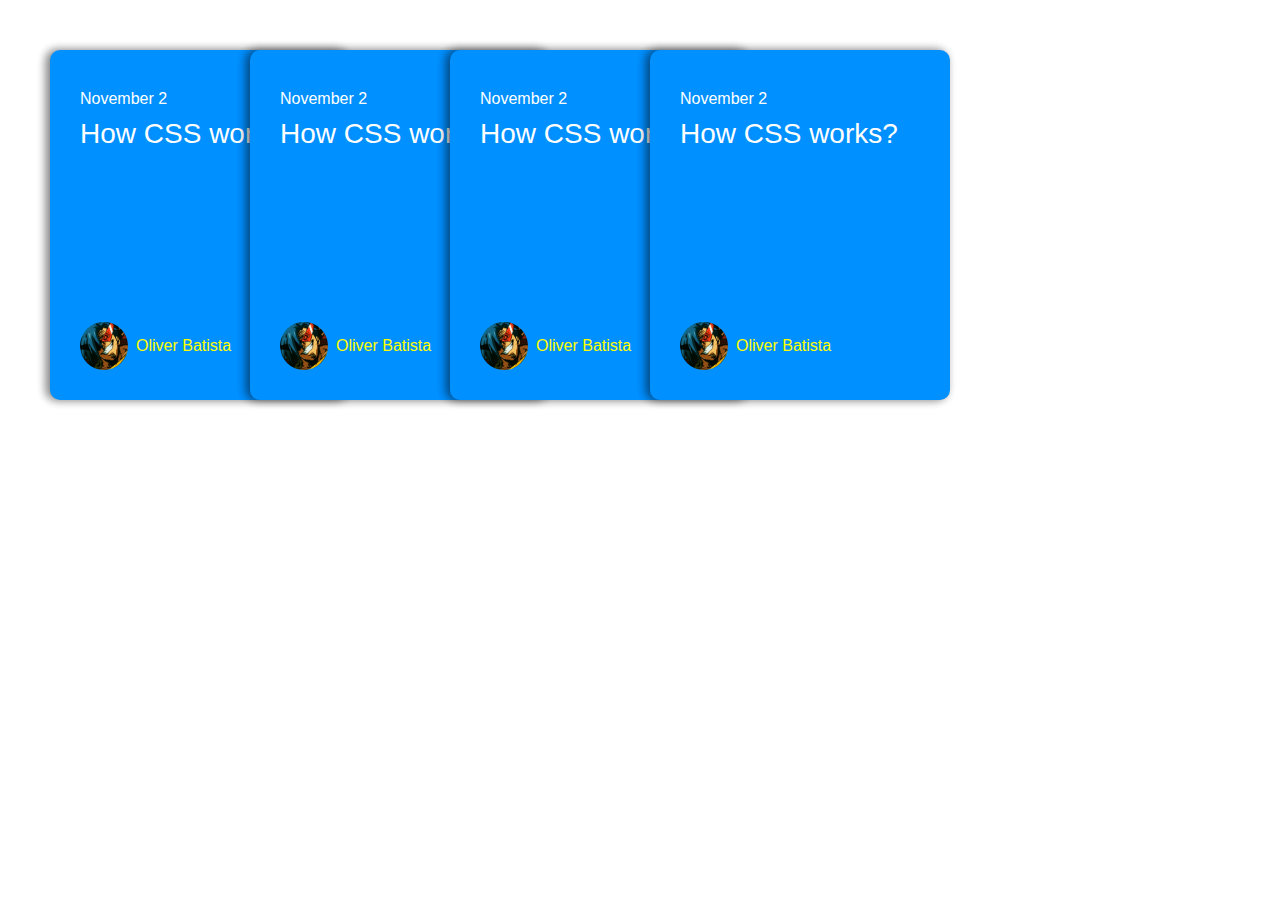
<file: 02. ANIMATED CARDS/index.html>
<!DOCTYPE html>
<html lang="en">
  <head>
    <meta charset="UTF-8" />
    <meta http-equiv="X-UA-Compatible" content="IE=edge" />
    <meta name="viewport" content="width=device-width, initial-scale=1.0" />
    <title>Cards</title>
    <link rel="stylesheet" href="style.css" />
  </head>
  <body>
    <div class="cards">
      <!--CARD 1-->
      <div class="card">
        <div class="header">
          <div class="date">November 2</div>
          <div class="title">How CSS works?</div>
        </div>

        <div class="footer">
          <div class="autor">
            <a href="">
              <img src="profile.jpg" alt="profile photo" />
              <span>Oliver Batista</span>
            </a>
          </div>
        </div>
      </div>
      <!--CARD 2-->
      <div class="card element-2">
        <div class="header">
          <div class="date">November 2</div>
          <div class="title">How CSS works?</div>
        </div>

        <div class="footer">
          <div class="autor">
            <a href="">
              <img src="profile.jpg" alt="profile photo" />
              <span>Oliver Batista</span>
            </a>
          </div>
        </div>
      </div>
      <!--CARD 3-->
      <div class="card element-3">
        <div class="header">
          <div class="date">November 2</div>
          <div class="title">How CSS works?</div>
        </div>

        <div class="footer">
          <div class="autor">
            <a href="">
              <img src="profile.jpg" alt="profile photo" />
              <span>Oliver Batista</span>
            </a>
          </div>
        </div>
      </div>
      <!--CARD 4-->
      <div class="card element-4">
        <div class="header">
          <div class="date">November 2</div>
          <div class="title">How CSS works?</div>
        </div>

        <div class="footer">
          <div class="autor">
            <a href="">
              <img src="profile.jpg" alt="profile photo" />
              <span>Oliver Batista</span>
            </a>
          </div>
        </div>
      </div>
    </div>
  </body>
</html>
</file>
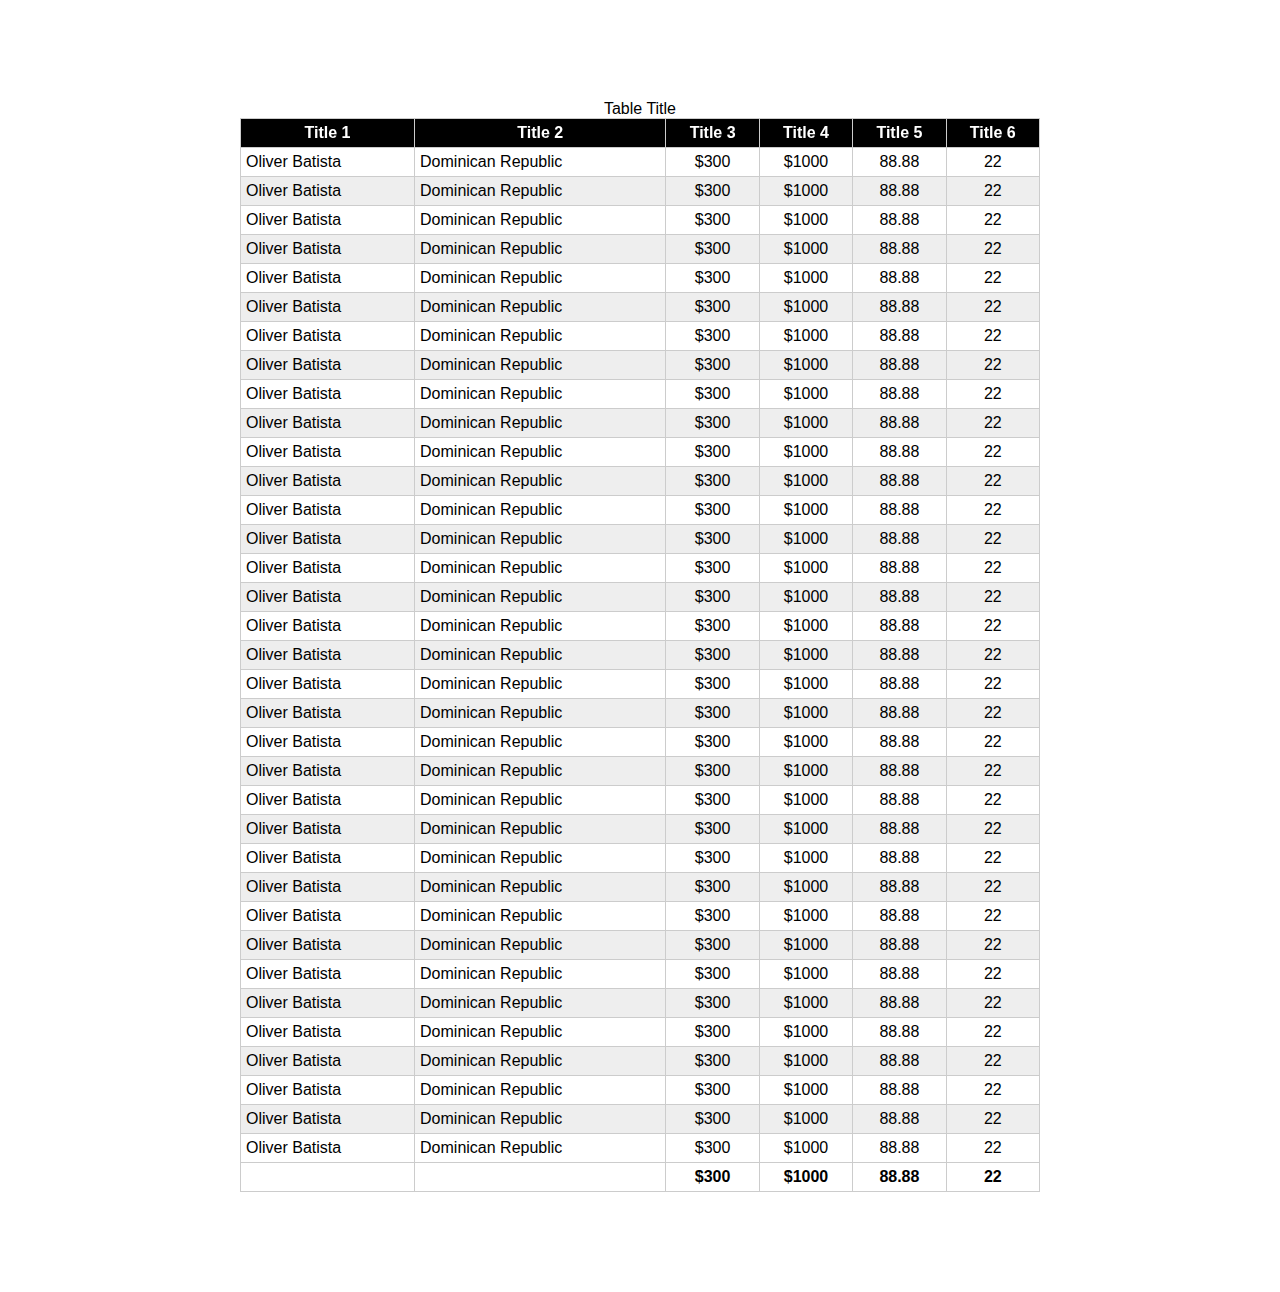
<file: 03. STYLE DATA TABLE/index.html>
<!DOCTYPE html>
<html lang="en">
  <head>
    <meta charset="UTF-8" />
    <meta http-equiv="X-UA-Compatible" content="IE=edge" />
    <meta name="viewport" content="width=device-width, initial-scale=1.0" />
    <title>Table</title>
    <link rel="stylesheet" href="style.css" />
  </head>
  <body>
    <table>
      <caption>
        Table Title
      </caption>
      <thead>
        <tr>
          <th>Title 1</th>
          <th>Title 2</th>
          <th>Title 3</th>
          <th>Title 4</th>
          <th>Title 5</th>
          <th>Title 6</th>
        </tr>
      </thead>

      <tbody>
        <tr>
          <td>Oliver Batista</td>
          <td>Dominican Republic</td>
          <td>$300</td>
          <td>$1000</td>
          <td>88.88</td>
          <td>22</td>
        </tr>
        <tr>
          <td>Oliver Batista</td>
          <td>Dominican Republic</td>
          <td>$300</td>
          <td>$1000</td>
          <td>88.88</td>
          <td>22</td>
        </tr>
        <tr>
          <td>Oliver Batista</td>
          <td>Dominican Republic</td>
          <td>$300</td>
          <td>$1000</td>
          <td>88.88</td>
          <td>22</td>
        </tr>
        <tr>
          <td>Oliver Batista</td>
          <td>Dominican Republic</td>
          <td>$300</td>
          <td>$1000</td>
          <td>88.88</td>
          <td>22</td>
        </tr>
        <tr>
          <td>Oliver Batista</td>
          <td>Dominican Republic</td>
          <td>$300</td>
          <td>$1000</td>
          <td>88.88</td>
          <td>22</td>
        </tr>
        <tr>
          <td>Oliver Batista</td>
          <td>Dominican Republic</td>
          <td>$300</td>
          <td>$1000</td>
          <td>88.88</td>
          <td>22</td>
        </tr>
        <tr>
          <td>Oliver Batista</td>
          <td>Dominican Republic</td>
          <td>$300</td>
          <td>$1000</td>
          <td>88.88</td>
          <td>22</td>
        </tr>
        <tr>
          <td>Oliver Batista</td>
          <td>Dominican Republic</td>
          <td>$300</td>
          <td>$1000</td>
          <td>88.88</td>
          <td>22</td>
        </tr>
        <tr>
          <td>Oliver Batista</td>
          <td>Dominican Republic</td>
          <td>$300</td>
          <td>$1000</td>
          <td>88.88</td>
          <td>22</td>
        </tr>
        <tr>
          <td>Oliver Batista</td>
          <td>Dominican Republic</td>
          <td>$300</td>
          <td>$1000</td>
          <td>88.88</td>
          <td>22</td>
        </tr>
        <tr>
          <td>Oliver Batista</td>
          <td>Dominican Republic</td>
          <td>$300</td>
          <td>$1000</td>
          <td>88.88</td>
          <td>22</td>
        </tr>
        <tr>
          <td>Oliver Batista</td>
          <td>Dominican Republic</td>
          <td>$300</td>
          <td>$1000</td>
          <td>88.88</td>
          <td>22</td>
        </tr>
        <tr>
          <td>Oliver Batista</td>
          <td>Dominican Republic</td>
          <td>$300</td>
          <td>$1000</td>
          <td>88.88</td>
          <td>22</td>
        </tr>
        <tr>
          <td>Oliver Batista</td>
          <td>Dominican Republic</td>
          <td>$300</td>
          <td>$1000</td>
          <td>88.88</td>
          <td>22</td>
        </tr>
        <tr>
          <td>Oliver Batista</td>
          <td>Dominican Republic</td>
          <td>$300</td>
          <td>$1000</td>
          <td>88.88</td>
          <td>22</td>
        </tr>
        <tr>
          <td>Oliver Batista</td>
          <td>Dominican Republic</td>
          <td>$300</td>
          <td>$1000</td>
          <td>88.88</td>
          <td>22</td>
        </tr>
        <tr>
          <td>Oliver Batista</td>
          <td>Dominican Republic</td>
          <td>$300</td>
          <td>$1000</td>
          <td>88.88</td>
          <td>22</td>
        </tr>
        <tr>
          <td>Oliver Batista</td>
          <td>Dominican Republic</td>
          <td>$300</td>
          <td>$1000</td>
          <td>88.88</td>
          <td>22</td>
        </tr>
        <tr>
          <td>Oliver Batista</td>
          <td>Dominican Republic</td>
          <td>$300</td>
          <td>$1000</td>
          <td>88.88</td>
          <td>22</td>
        </tr>
        <tr>
          <td>Oliver Batista</td>
          <td>Dominican Republic</td>
          <td>$300</td>
          <td>$1000</td>
          <td>88.88</td>
          <td>22</td>
        </tr>
        <tr>
          <td>Oliver Batista</td>
          <td>Dominican Republic</td>
          <td>$300</td>
          <td>$1000</td>
          <td>88.88</td>
          <td>22</td>
        </tr>
        <tr>
          <td>Oliver Batista</td>
          <td>Dominican Republic</td>
          <td>$300</td>
          <td>$1000</td>
          <td>88.88</td>
          <td>22</td>
        </tr>
        <tr>
          <td>Oliver Batista</td>
          <td>Dominican Republic</td>
          <td>$300</td>
          <td>$1000</td>
          <td>88.88</td>
          <td>22</td>
        </tr>
        <tr>
          <td>Oliver Batista</td>
          <td>Dominican Republic</td>
          <td>$300</td>
          <td>$1000</td>
          <td>88.88</td>
          <td>22</td>
        </tr>
        <tr>
          <td>Oliver Batista</td>
          <td>Dominican Republic</td>
          <td>$300</td>
          <td>$1000</td>
          <td>88.88</td>
          <td>22</td>
        </tr>
        <tr>
          <td>Oliver Batista</td>
          <td>Dominican Republic</td>
          <td>$300</td>
          <td>$1000</td>
          <td>88.88</td>
          <td>22</td>
        </tr>
        <tr>
          <td>Oliver Batista</td>
          <td>Dominican Republic</td>
          <td>$300</td>
          <td>$1000</td>
          <td>88.88</td>
          <td>22</td>
        </tr>
        <tr>
          <td>Oliver Batista</td>
          <td>Dominican Republic</td>
          <td>$300</td>
          <td>$1000</td>
          <td>88.88</td>
          <td>22</td>
        </tr>
        <tr>
          <td>Oliver Batista</td>
          <td>Dominican Republic</td>
          <td>$300</td>
          <td>$1000</td>
          <td>88.88</td>
          <td>22</td>
        </tr>
        <tr>
          <td>Oliver Batista</td>
          <td>Dominican Republic</td>
          <td>$300</td>
          <td>$1000</td>
          <td>88.88</td>
          <td>22</td>
        </tr>
        <tr>
          <td>Oliver Batista</td>
          <td>Dominican Republic</td>
          <td>$300</td>
          <td>$1000</td>
          <td>88.88</td>
          <td>22</td>
        </tr>
        <tr>
          <td>Oliver Batista</td>
          <td>Dominican Republic</td>
          <td>$300</td>
          <td>$1000</td>
          <td>88.88</td>
          <td>22</td>
        </tr>
        <tr>
          <td>Oliver Batista</td>
          <td>Dominican Republic</td>
          <td>$300</td>
          <td>$1000</td>
          <td>88.88</td>
          <td>22</td>
        </tr>
        <tr>
          <td>Oliver Batista</td>
          <td>Dominican Republic</td>
          <td>$300</td>
          <td>$1000</td>
          <td>88.88</td>
          <td>22</td>
        </tr>
        <tr>
          <td>Oliver Batista</td>
          <td>Dominican Republic</td>
          <td>$300</td>
          <td>$1000</td>
          <td>88.88</td>
          <td>22</td>
        </tr>
      </tbody>

      <tfoot>
        <tr>
          <th></th>
          <th></th>
          <th>$300</th>
          <th>$1000</th>
          <th>88.88</th>
          <th>22</th>
        </tr>
      </tfoot>
    </table>
  </body>
</html>
</file>
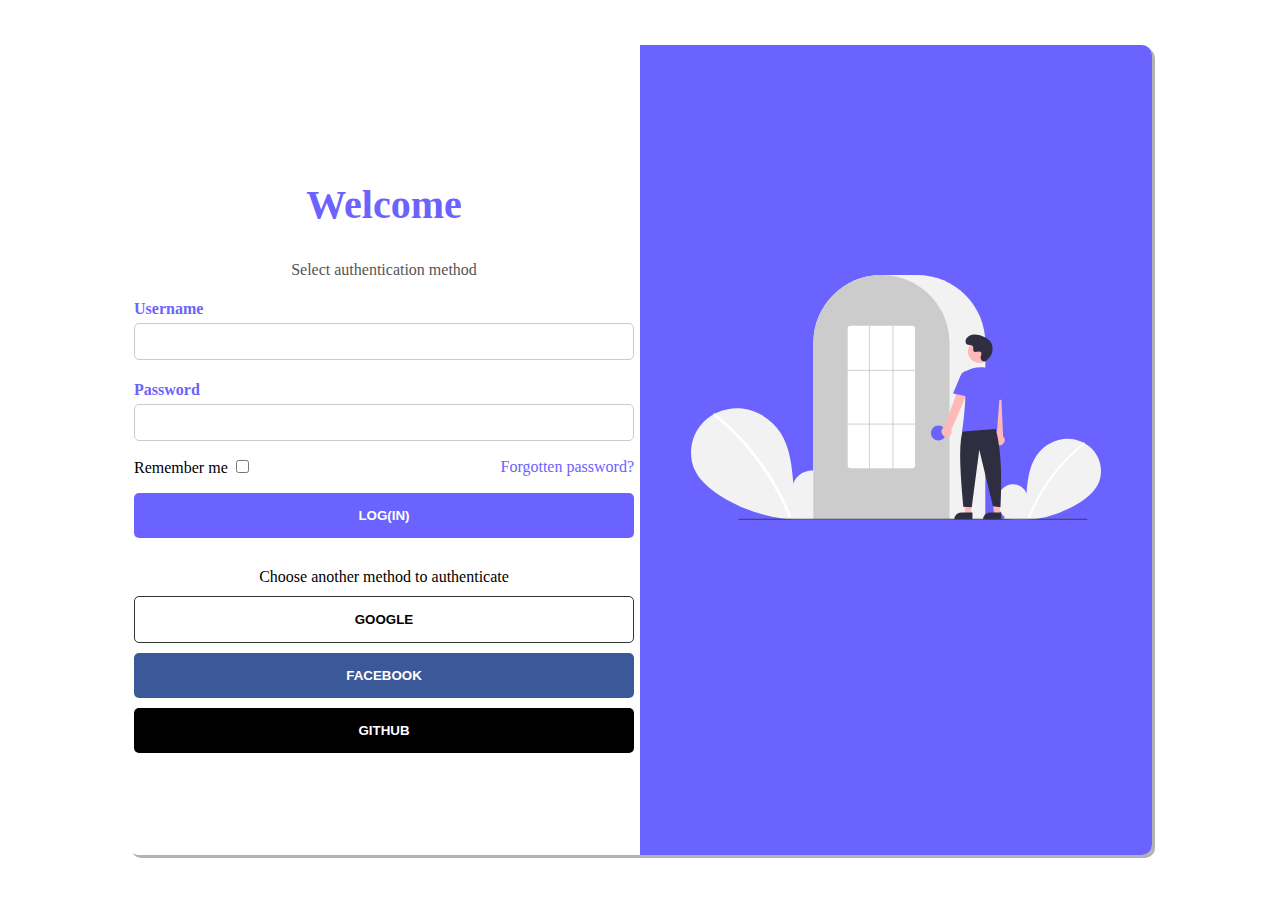
<file: 05. LOGIN FORM/index.html>
<!DOCTYPE html>
<html lang="en">
  <head>
    <meta charset="UTF-8" />
    <meta http-equiv="X-UA-Compatible" content="IE=edge" />
    <meta name="viewport" content="width=device-width, initial-scale=1.0" />
    <title>Login</title>
    <link rel="stylesheet" href="style.css" />
  </head>
  <body>
    <div class="form-container">
      <div class="login-container">
        <h2>Welcome</h2>
        <p>Select authentication method</p>

        <form action="">
          <p>
            <label for="username">Username</label>
            <input type="text" name="username" id="username" class="input" />
          </p>
          <p>
            <label for="password">Password</label>
            <input type="text" name="password" id="password" class="input" />
          </p>
          <div class="options">
            <div>
              Remember me
              <input type="checkbox" name="rememberme" id="rememberme" />
            </div>
            <div>
              <a href="#">Forgotten password?</a>
            </div>
          </div>
          <p>
            <input type="submit" class="btn btn-login" value="Log(In)" />
          </p>
          <div class="providers">
            <span>Choose another method to authenticate</span>
            <button class="btn google-provider">Google</button>
            <button class="btn facebook-provider">Facebook</button>
            <button class="btn github-provider">GitHub</button>
          </div>
        </form>
      </div>

      <div class="welcome-screen-container">
        <img src="./undraw_login_re_4vu2.svg" alt="welcome-image" />
      </div>
    </div>
  </body>
</html>
</file>
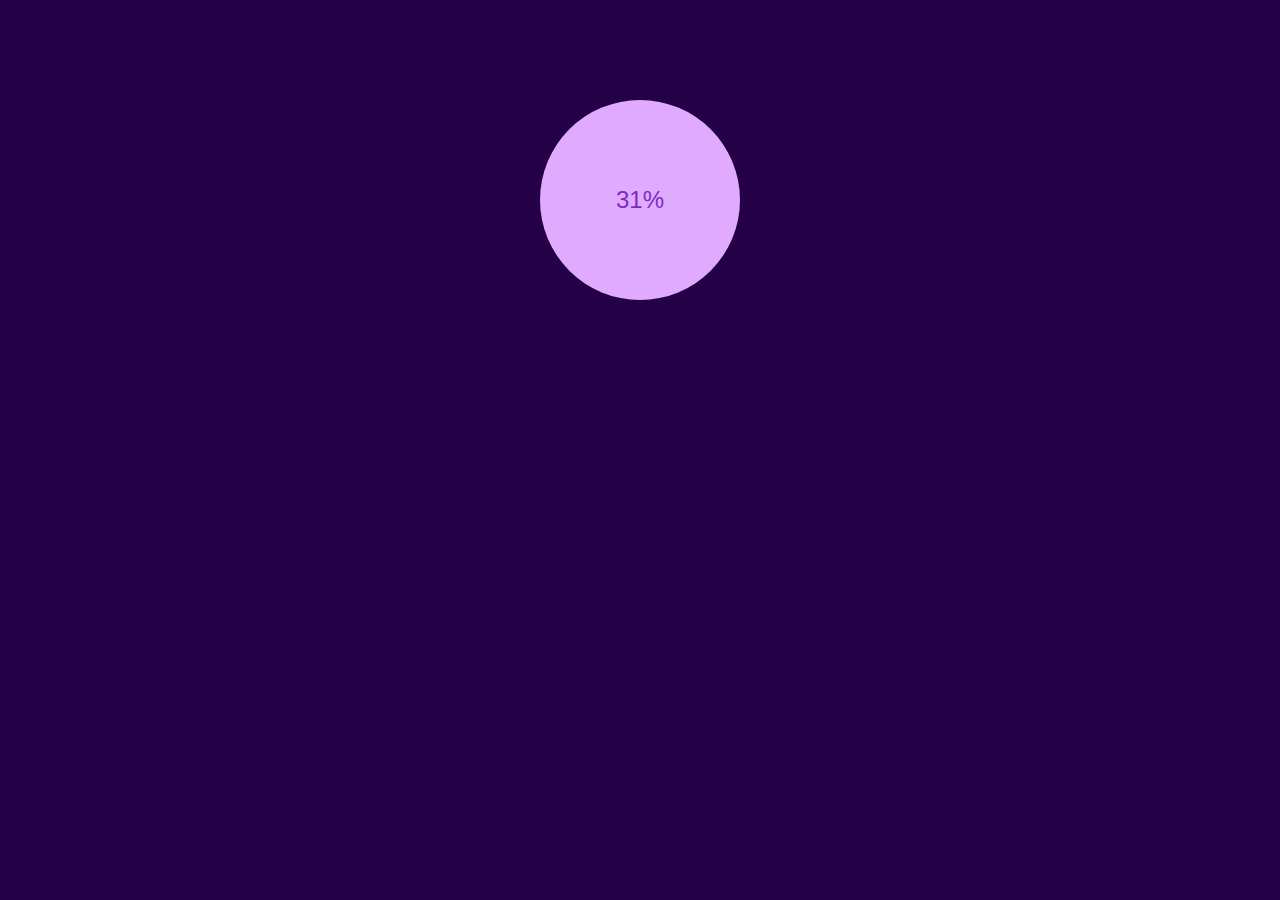
<file: 06. CIRCULAR PROGRESS BAR/index.html>
<!DOCTYPE html>
<html lang="en">
  <head>
    <meta charset="UTF-8" />
    <meta http-equiv="X-UA-Compatible" content="IE=edge" />
    <meta name="viewport" content="width=device-width, initial-scale=1.0" />
    <title>Progress Bar</title>
    <link rel="stylesheet" href="style.css" />
  </head>
  <body>
    <div class="progressbar-container">
      <div class="outer-box">
        <div class="inner-box">31%</div>
        <svg
          xmlns="http://www.w3.org/2000/svg"
          version="1.1"
          width="200"
          height="200"
        >
          <defs>
            <linearGradient id="gradientColor">
              <stop offset="0%" stop-color="#240046" />
              <stop offset="100%" stop-color="#c77dff" />
            </linearGradient>
          </defs>
          <circle cx="100" cy="100" r="80" stroke-linecap="round"/>
        </svg>
      </div>
    </div>
  </body>
</html>
</file>
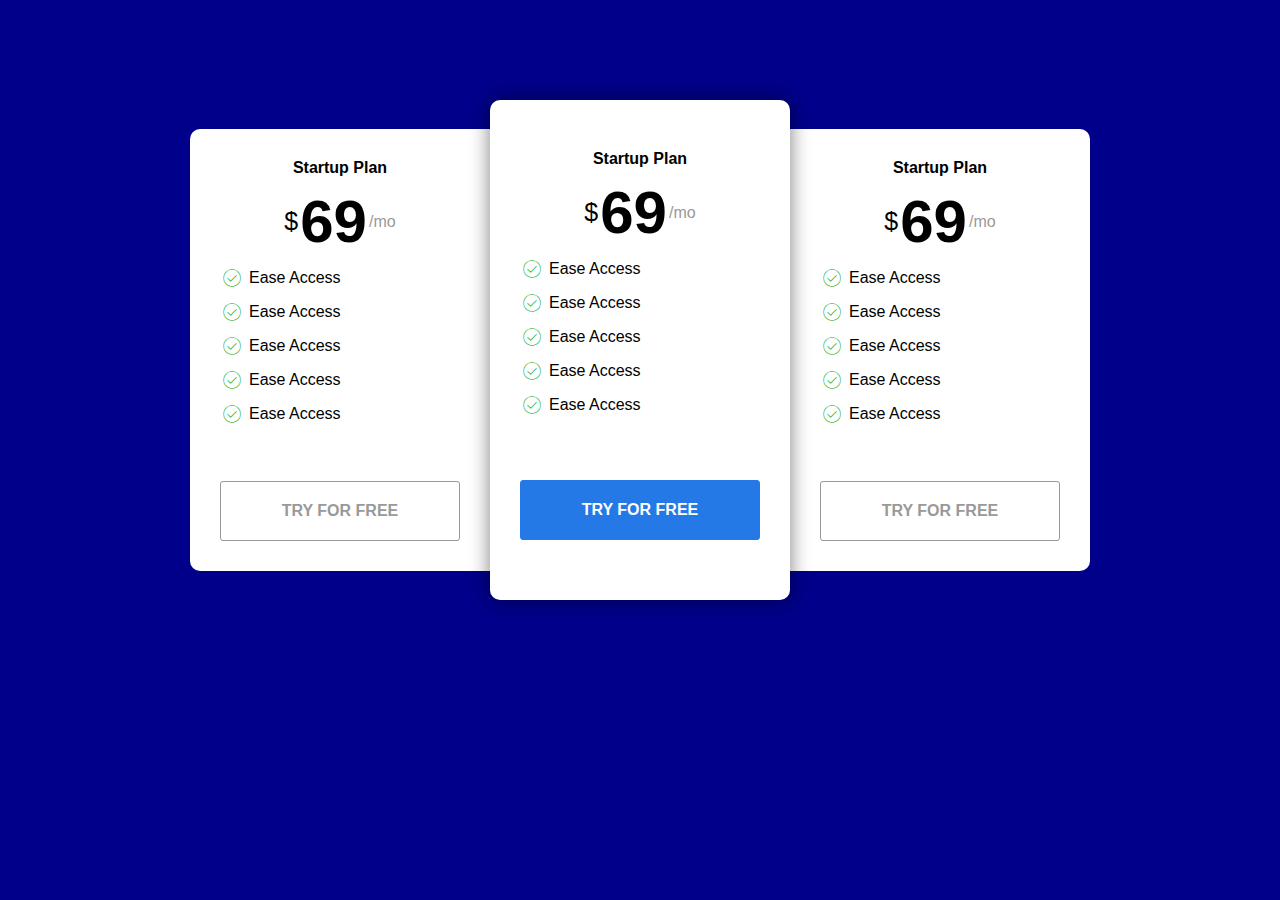
<file: 07. PRICE TABLE/index.html>
<!DOCTYPE html>
<html lang="en">
  <head>
    <meta charset="UTF-8" />
    <meta http-equiv="X-UA-Compatible" content="IE=edge" />
    <meta name="viewport" content="width=device-width, initial-scale=1.0" />
    <title>Price table</title>
    <link
      rel="stylesheet"
      href="https://fonts.googleapis.com/css2?family=Material+Symbols+Outlined:opsz,wght,FILL,GRAD@48,100,0,0"
    />
    <link rel="stylesheet" href="style.css" />
  </head>
  <body>
    <div class="price-table-container">
      <div class="table">
        <div class="title">Startup Plan</div>
        <div class="price">
          <span class="currency">$</span>
          <span class="number">69</span>
          <span class="frecuency">/mo</span>
        </div>
        <div class="features">
          <ul>
            <li>
              <span class="material-symbols-outlined">check_circle</span>
              Ease Access
            </li>
            <li>
              <span class="material-symbols-outlined">check_circle</span>
              Ease Access
            </li>
            <li>
              <span class="material-symbols-outlined">check_circle</span>

              Ease Access
            </li>
            <li>
              <span class="material-symbols-outlined">check_circle</span>

              Ease Access
            </li>
            <li>
              <span class="material-symbols-outlined">check_circle</span>

              Ease Access
            </li>
          </ul>
        </div>
        <div class="actions">
          <a href="#" class="btn"> Try for free</a>
        </div>
      </div>
      <div class="table recommended">
        <div class="title">Startup Plan</div>
        <div class="price">
          <span class="currency">$</span>
          <span class="number">69</span>
          <span class="frecuency">/mo</span>
        </div>
        <div class="features">
          <ul>
            <li>
              <span class="material-symbols-outlined">check_circle</span>
              Ease Access
            </li>
            <li>
              <span class="material-symbols-outlined">check_circle</span>
              Ease Access
            </li>
            <li>
              <span class="material-symbols-outlined">check_circle</span>

              Ease Access
            </li>
            <li>
              <span class="material-symbols-outlined">check_circle</span>

              Ease Access
            </li>
            <li>
              <span class="material-symbols-outlined">check_circle</span>

              Ease Access
            </li>
          </ul>
        </div>
        <div class="actions">
          <a href="#" class="btn recommended"> Try for free</a>
        </div>
      </div>
      <div class="table">
        <div class="title">Startup Plan</div>
        <div class="price">
          <span class="currency">$</span>
          <span class="number">69</span>
          <span class="frecuency">/mo</span>
        </div>
        <div class="features">
          <ul>
            <li>
              <span class="material-symbols-outlined">check_circle</span>
              Ease Access
            </li>
            <li>
              <span class="material-symbols-outlined">check_circle</span>
              Ease Access
            </li>
            <li>
              <span class="material-symbols-outlined">check_circle</span>

              Ease Access
            </li>
            <li>
              <span class="material-symbols-outlined">check_circle</span>

              Ease Access
            </li>
            <li>
              <span class="material-symbols-outlined">check_circle</span>

              Ease Access
            </li>
          </ul>
        </div>
        <div class="actions">
          <a href="#" class="btn"> Try for free</a>
        </div>
      </div>
    </div>
  </body>
</html>
</file>
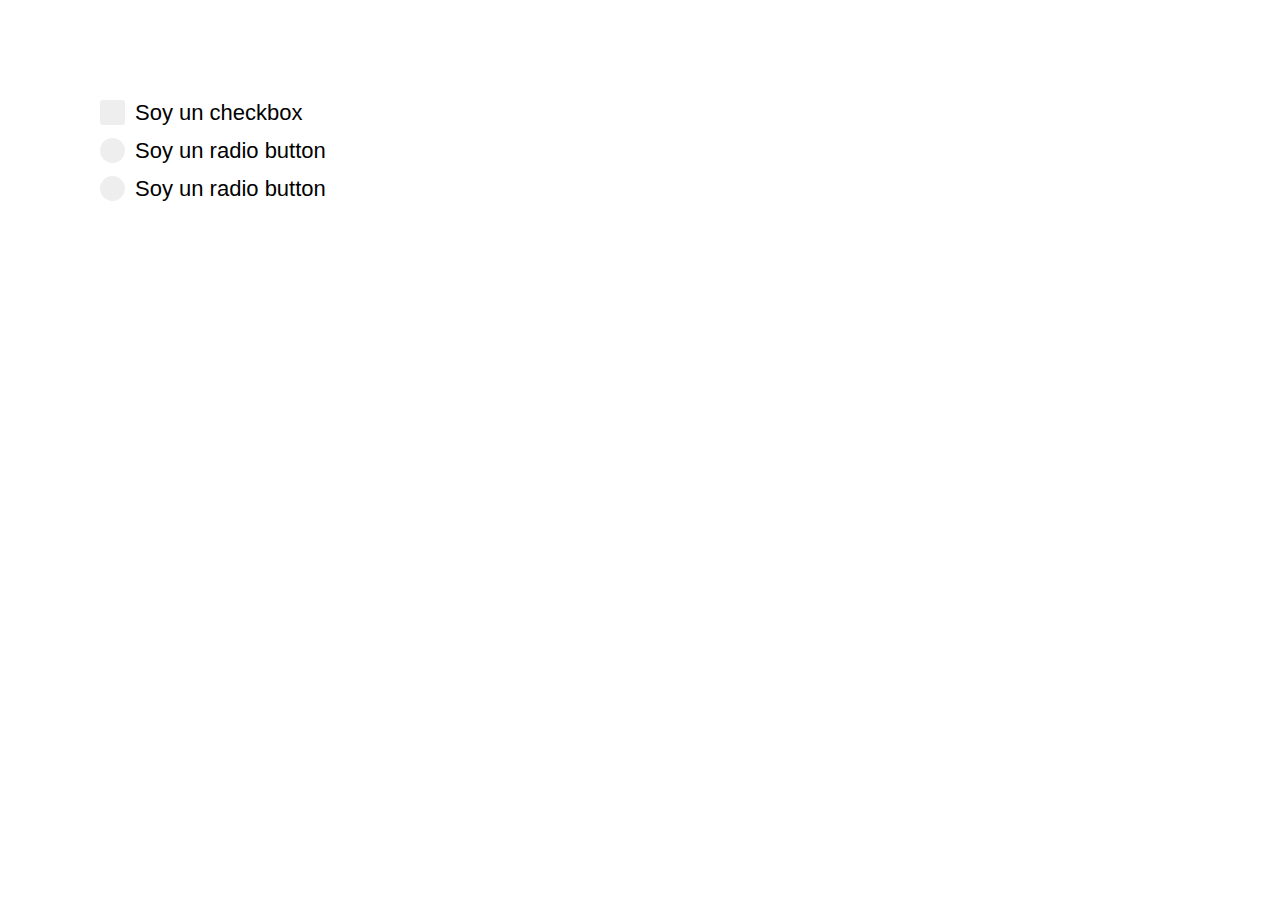
<file: 08. CHECKBOXES Y RADIO BUTTONS/index.html>
<!DOCTYPE html>
<html lang="en">
  <head>
    <meta charset="UTF-8" />
    <meta http-equiv="X-UA-Compatible" content="IE=edge" />
    <meta name="viewport" content="width=device-width, initial-scale=1.0" />
    <link
      rel="stylesheet"
      href="https://fonts.googleapis.com/icon?family=Material+Icons"
    />
    <link rel="stylesheet" href="style.css" />
    <title>Checkboxes y Radio buttons</title>
  </head>
  <body>
    <!-- checkbox -->
    <label class="checkbox-container"
      >Soy un checkbox
      <input type="checkbox" name="" id="" />
      <!-- Design with span -->
      <span class="checkmark">
        <span class="material-icons">check</span>
      </span>
    </label>
    <!-- radio button -->
    <label class="checkbox-container"
      >Soy un radio button
      <input type="radio" name="a" id="" />
      <!-- Design with circle class -->
      <span class="checkmark radio">
        <div class="circle"></div>
      </span>
    </label>
    <label class="checkbox-container"
      >Soy un radio button
      <input type="radio" name="a" id="" />
      <!-- Design with circle class -->
      <span class="checkmark radio">
        <div class="circle"></div>
      </span>
    </label>
  </body>
</html>
</file>
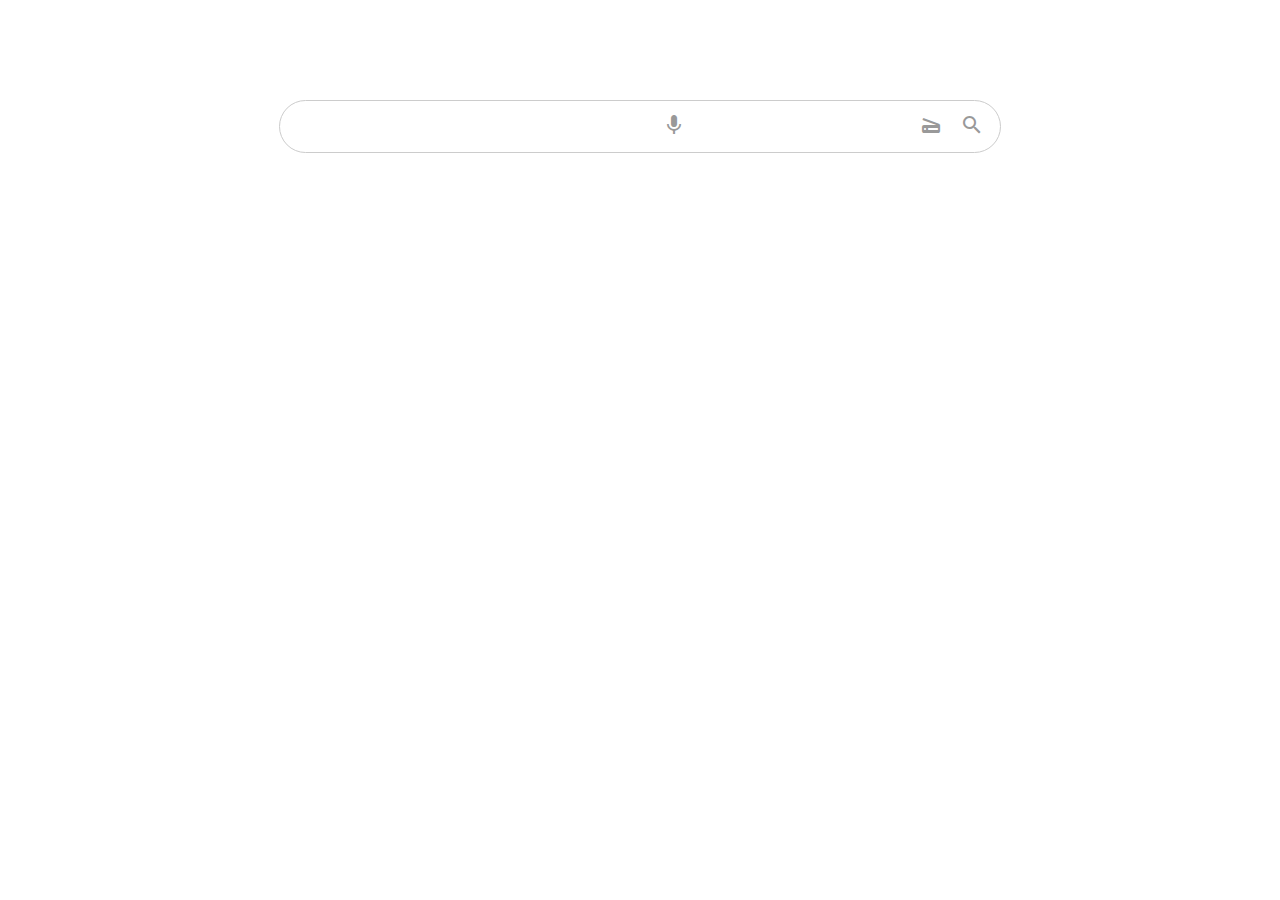
<file: 09. SEARCH BAR/index.html>
<!DOCTYPE html>
<html lang="en">
  <head>
    <meta charset="UTF-8" />
    <meta http-equiv="X-UA-Compatible" content="IE=edge" />
    <meta name="viewport" content="width=device-width, initial-scale=1.0" />
    <link
      rel="stylesheet"
      href="https://fonts.googleapis.com/icon?family=Material+Icons"
    />
    <link rel="stylesheet" href="style.css" />
    <title>Search Bar</title>
  </head>
  <body>
    <div class="search-bar">
      <input type="text" class="text" />
      <div class="actions">
        <button>
          <span class="material-icons">mic</span>
        </button>
        <button>
          <span class="material-icons">document_scanner</span>
        </button>
        <button>
          <span class="material-icons">search</span>
        </button>
      </div>
    </div>
  </body>
</html>
</file>
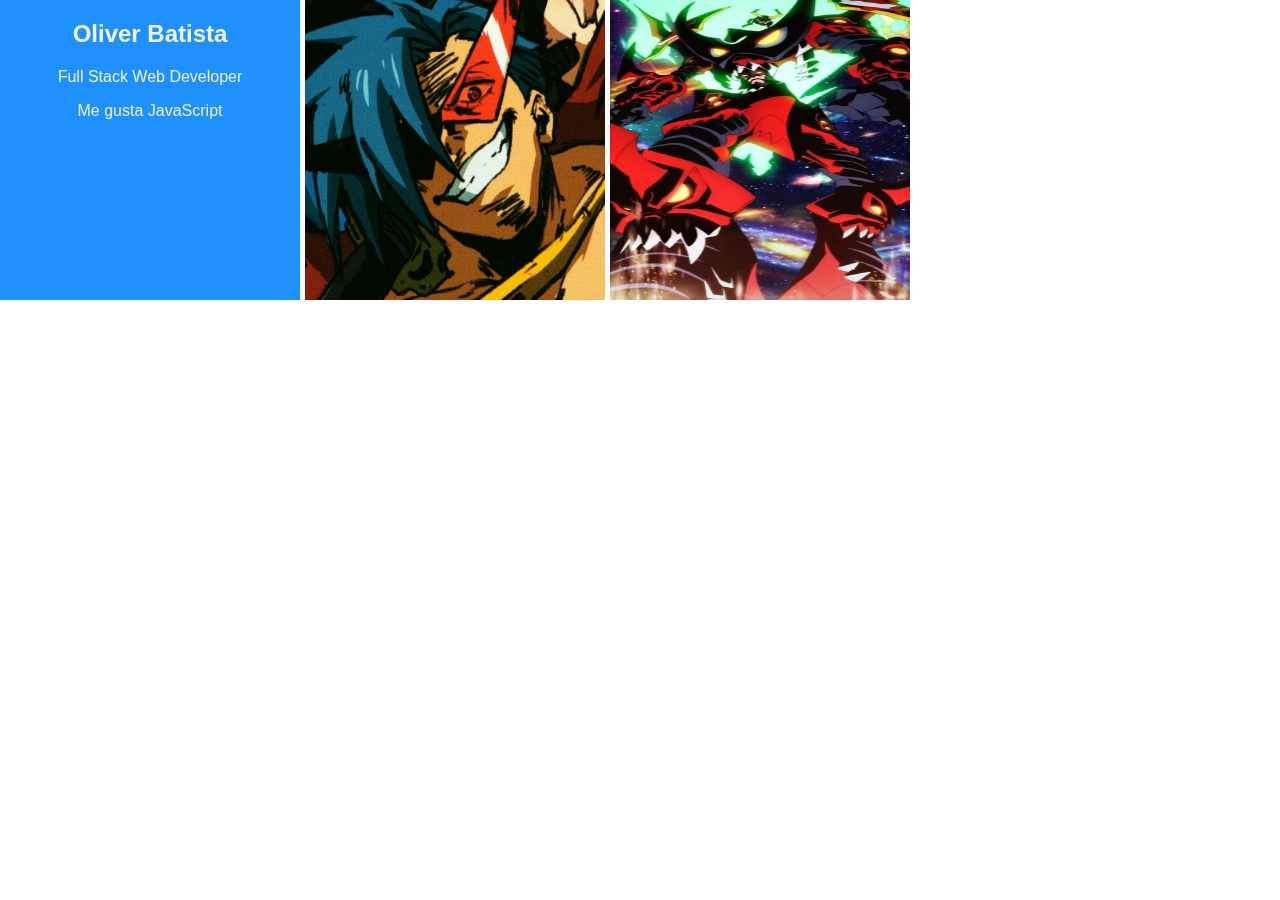
<file: 10. FLIP CARD 3D/index.HTML>
<!DOCTYPE html>
<html lang="en">
<head>
    <meta charset="UTF-8">
    <meta http-equiv="X-UA-Compatible" content="IE=edge">
    <meta name="viewport" content="width=device-width, initial-scale=1.0">
    <title>Flip Card</title>
    <link rel="stylesheet" href="style.css">
</head>
<body>
    <div class="cards">
        <div class="flip-cards">
            <div class="flip-card-inner">
                <div class="flip-card-front">
                    <img src="film_tengentoppagurrenlagann.webp" alt="">
                </div>
                <div class="flip-card-back">
                    <h2>Oliver Batista</h2>
                    <p>Full Stack Web Developer</p>
                    <p>Me gusta JavaScript</p>
                </div>
            </div>
        </div>
        <div class="flip-cards">
            <div class="flip-card-inner">
                <div class="flip-card-front">
                    <img src="perfil.jpg" alt="">
                </div>
                <div class="flip-card-back">
                    <h2>Oliver Batista</h2>
                    <p>Full Stack Web Developer</p>
                    <p>Me gusta JavaScript</p>
                </div>
            </div>
        </div>
        <div class="flip-cards">
            <div class="flip-card-inner">
                <div class="flip-card-front">
                    <img src="Tengen_Toppa_Gurren_Lagann_.webp" alt="">
                </div>
                <div class="flip-card-back">
                    <h2>Oliver Batista</h2>
                    <p>Full Stack Web Developer</p>
                    <p>Me gusta JavaScript</p>
                </div>
            </div>
        </div>
    </div>
</body>
</html>
</file>
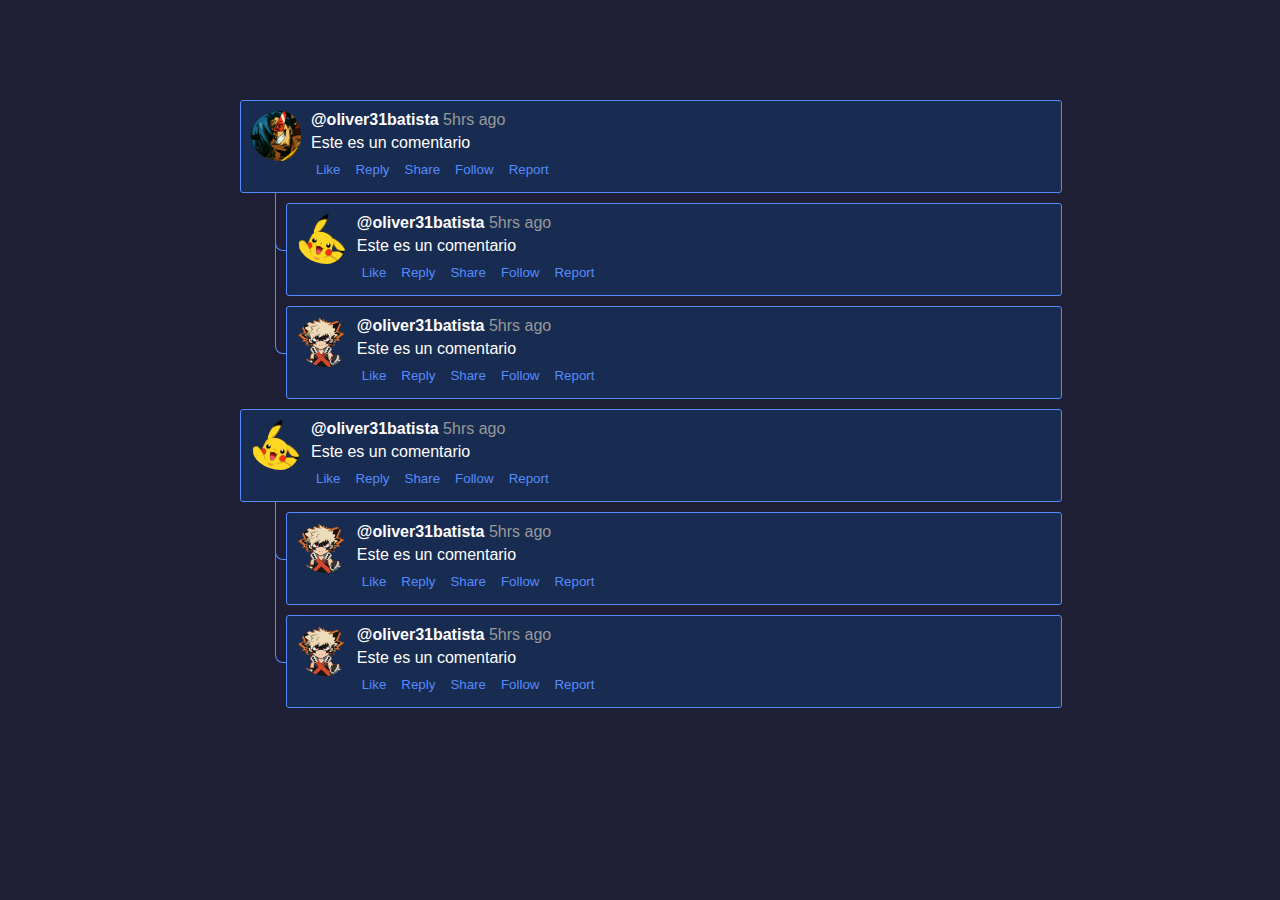
<file: 11. COMMENT SYSTEM/index.html>
<!DOCTYPE html>
<html lang="en">
  <head>
    <meta charset="UTF-8" />
    <meta http-equiv="X-UA-Compatible" content="IE=edge" />
    <meta name="viewport" content="width=device-width, initial-scale=1.0" />
    <title>Comment System</title>
    <link rel="stylesheet" href="style.css" />
  </head>
  <body>

      <div class="comments-container">
        <div class="comment">
          <div class="comment-wrapper">
            <div class="content">
              <div class="user-photo">
                <img src="profile1.jpeg" alt="" width="50" />
              </div>
              <div class="comment-info">
                <div class="header">
                  <span class="username">@oliver31batista</span>
                  <span class="date">5hrs ago</span>
                </div>
                <div class="text">Este es un comentario</div>
                <div class="actions">
                  <button>Like</button>
                  <button>Reply</button>
                  <button>Share</button>
                  <button>Follow</button>
                  <button>Report</button>
                </div>
              </div>
            </div>
            <div class="replies">
              <div class="comment">
                <div class="line"></div>
                <div class="comment-wrapper">
                  <div class="content">
                    <div class="user-photo">
                      <img src="profile2.jpeg" alt="" width="50" />
                    </div>
                    <div class="comment-info">
                      <div class="header">
                        <span class="username">@oliver31batista</span>
                        <span class="date">5hrs ago</span>
                      </div>
                      <div class="text">Este es un comentario</div>
                      <div class="actions">
                        <button>Like</button>
                        <button>Reply</button>
                        <button>Share</button>
                        <button>Follow</button>
                        <button>Report</button>
                      </div>
                    </div>
                  </div>
                </div>
              </div>
  
              <div class="comment">
                <div class="line"></div>
                <div class="comment-wrapper">
                  <div class="content">
                    <div class="user-photo">
                      <img src="profile3.jpeg" alt="" width="50" />
                    </div>
                    <div class="comment-info">
                      <div class="header">
                        <span class="username">@oliver31batista</span>
                        <span class="date">5hrs ago</span>
                      </div>
                      <div class="text">Este es un comentario</div>
                      <div class="actions">
                        <button>Like</button>
                        <button>Reply</button>
                        <button>Share</button>
                        <button>Follow</button>
                        <button>Report</button>
                      </div>
                    </div>
                  </div>
                </div>
              </div>
            </div>
          </div>
        </div>
  
        <div class="comment">
          <div class="comment-wrapper">
            <div class="content">
              <div class="user-photo">
                <img src="profile2.jpeg" alt="" width="50" />
              </div>
              <div class="comment-info">
                <div class="header">
                  <span class="username">@oliver31batista</span>
                  <span class="date">5hrs ago</span>
                </div>
                <div class="text">Este es un comentario</div>
                <div class="actions">
                  <button>Like</button>
                  <button>Reply</button>
                  <button>Share</button>
                  <button>Follow</button>
                  <button>Report</button>
                </div>
              </div>
            </div>
            <div class="replies">
              <div class="comment">
                <div class="line"></div>
                <div class="comment-wrapper">
                  <div class="content">
                    <div class="user-photo">
                      <img src="profile3.jpeg" alt="" width="50" />
                    </div>
                    <div class="comment-info">
                      <div class="header">
                        <span class="username">@oliver31batista</span>
                        <span class="date">5hrs ago</span>
                      </div>
                      <div class="text">Este es un comentario</div>
                      <div class="actions">
                        <button>Like</button>
                        <button>Reply</button>
                        <button>Share</button>
                        <button>Follow</button>
                        <button>Report</button>
                      </div>
                    </div>
                  </div>
                </div>
              </div>
  
              <div class="comment">
                <div class="line"></div>
                <div class="comment-wrapper">
                  <div class="content">
                    <div class="user-photo">
                      <img src="profile3.jpeg" alt="" width="50" />
                    </div>
                    <div class="comment-info">
                      <div class="header">
                        <span class="username">@oliver31batista</span>
                        <span class="date">5hrs ago</span>
                      </div>
                      <div class="text">Este es un comentario</div>
                      <div class="actions">
                        <button>Like</button>
                        <button>Reply</button>
                        <button>Share</button>
                        <button>Follow</button>
                        <button>Report</button>
                      </div>
                    </div>
                  </div>
                </div>
              </div>
            </div>
          </div>
        </div>
      </div>
  </body>
</html>
</file>
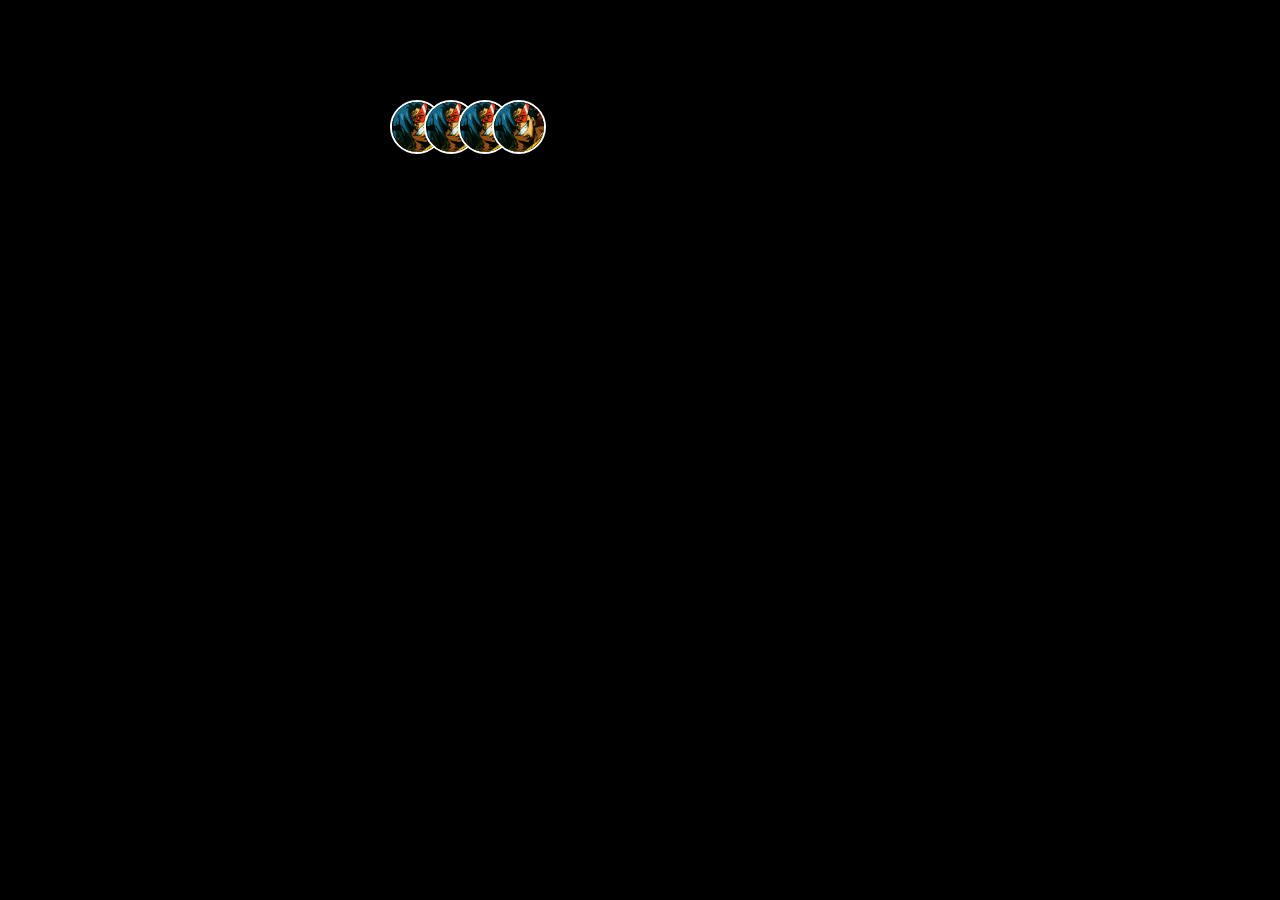
<file: 12. STACK OF PEOPLE/index.html>
<!DOCTYPE html>
<html lang="en">
<head>
    <meta charset="UTF-8">
    <meta http-equiv="X-UA-Compatible" content="IE=edge">
    <meta name="viewport" content="width=device-width, initial-scale=1.0">
    <title>Stack of People</title>
    <link rel="stylesheet" href="style.css">
</head>
<body>
    <div class="personas-container">
        <div class="persona">
            <img src="perfil.jpg" alt="profile">
            <span class="name">
                <span class="text">Oliver Batista</span>
            </span>
        </div>
        <div class="persona">
            <img src="perfil.jpg" alt="profile">
            <span class="name">
                <span class="text">Moisés Henríquez</span>
            </span>
        </div>
        <div class="persona">
            <img src="perfil.jpg" alt="profile">
            <span class="name">
                <span class="text">Henríquez Moisés</span>
            </span>
        </div>
        <div class="persona">
            <img src="perfil.jpg" alt="profile">
            <span class="name">
                <span class="text">Batista Oliver</span>
            </span>
        </div>
    </div>
</body>
</html>
</file>
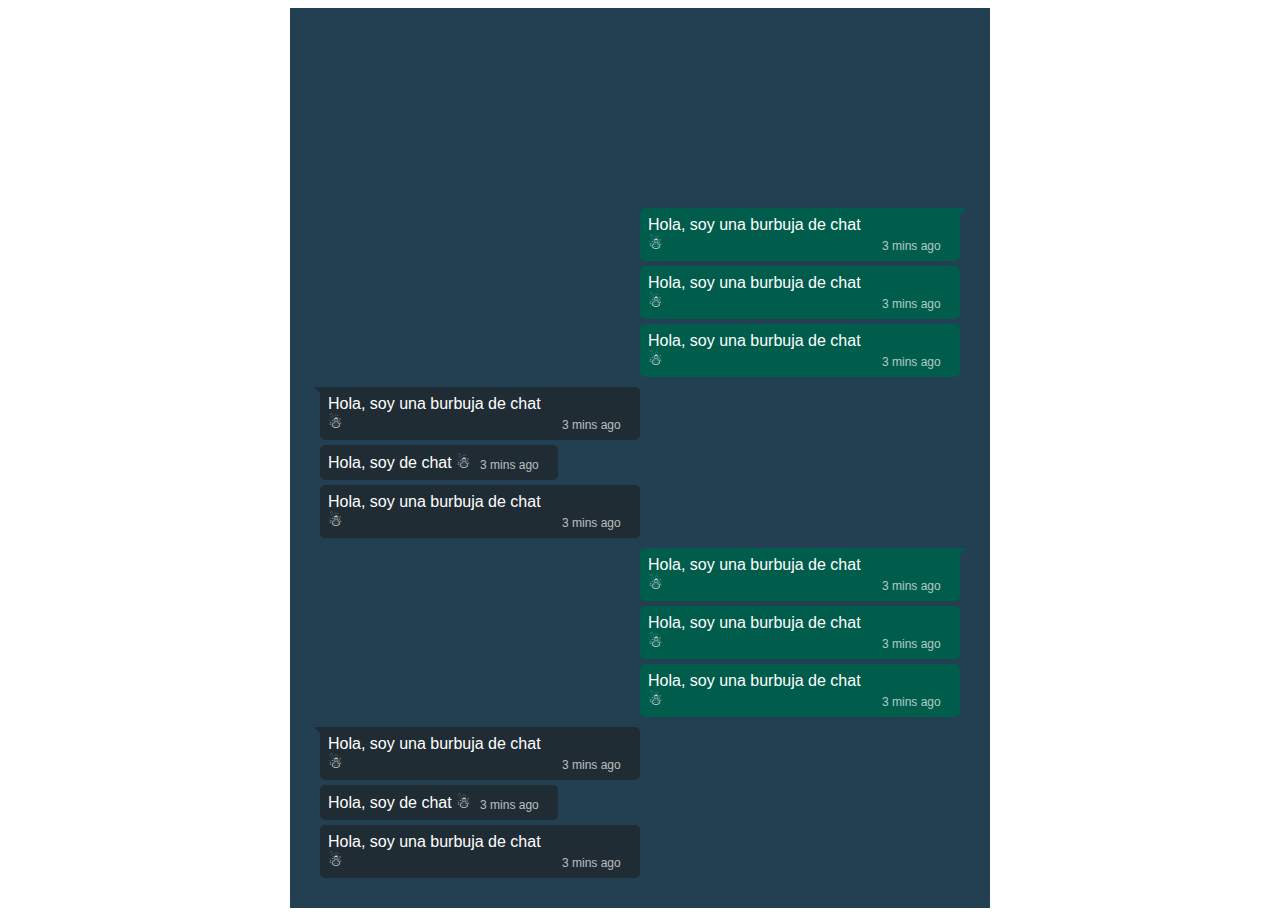
<file: 14. WhatsApp STYLE CHAT/index.html>
<!DOCTYPE html>
<html lang="en">
<head>
    <meta charset="UTF-8">
    <meta http-equiv="X-UA-Compatible" content="IE=edge">
    <meta name="viewport" content="width=device-width, initial-scale=1.0">
    <title>WhatsApp Style Chat</title>
    <link rel="stylesheet" href="style.css">
</head>
<body>
    <div class="chat-container">
        <div class="bubble-container right">
            <div class="bubble">
                <div class="bubble-text">
                    <div>
                        <span>Hola, soy una burbuja de chat ☃</span>
                        <div class="bubble-info">3 mins ago</div>
                    </div>
                </div>
            </div>

            <div class="bubble">
                <div class="bubble-text">
                    <div>
                        <span>Hola, soy una burbuja de chat ☃</span>
                        <div class="bubble-info">3 mins ago</div>
                    </div>
                </div>
            </div>

            <div class="bubble">
                <div class="bubble-text">
                    <div>
                        <span>Hola, soy una burbuja de chat ☃</span>
                        <div class="bubble-info">3 mins ago</div>
                    </div>
                </div>
            </div>
        </div>

        <!-- left -->

        <div class="bubble-container left">
            <div class="bubble">
                <div class="bubble-text">
                    <div>
                        <span>Hola, soy una burbuja de chat ☃</span>
                        <div class="bubble-info">3 mins ago</div>
                    </div>
                </div>
            </div>

            <div class="bubble">
                <div class="bubble-text">
                    <div>
                        <span>Hola, soy de chat ☃</span>
                        <div class="bubble-info">3 mins ago</div>
                    </div>
                </div>
            </div>

            <div class="bubble">
                <div class="bubble-text">
                    <div>
                        <span>Hola, soy una burbuja de chat ☃</span>
                        <div class="bubble-info">3 mins ago</div>
                    </div>
                </div>
            </div>
        </div>

        <div class="bubble-container right">
            <div class="bubble">
                <div class="bubble-text">
                    <div>
                        <span>Hola, soy una burbuja de chat ☃</span>
                        <div class="bubble-info">3 mins ago</div>
                    </div>
                </div>
            </div>

            <div class="bubble">
                <div class="bubble-text">
                    <div>
                        <span>Hola, soy una burbuja de chat ☃</span>
                        <div class="bubble-info">3 mins ago</div>
                    </div>
                </div>
            </div>

            <div class="bubble">
                <div class="bubble-text">
                    <div>
                        <span>Hola, soy una burbuja de chat ☃</span>
                        <div class="bubble-info">3 mins ago</div>
                    </div>
                </div>
            </div>
        </div>

        <div class="bubble-container left">
            <div class="bubble">
                <div class="bubble-text">
                    <div>
                        <span>Hola, soy una burbuja de chat ☃</span>
                        <div class="bubble-info">3 mins ago</div>
                    </div>
                </div>
            </div>

            <div class="bubble">
                <div class="bubble-text">
                    <div>
                        <span>Hola, soy de chat ☃</span>
                        <div class="bubble-info">3 mins ago</div>
                    </div>
                </div>
            </div>

            <div class="bubble">
                <div class="bubble-text">
                    <div>
                        <span>Hola, soy una burbuja de chat ☃</span>
                        <div class="bubble-info">3 mins ago</div>
                    </div>
                </div>
            </div>
        </div>
    </div>
</body>
</html>
</file>
<file: 02. ANIMATED CARDS/style.css>
body{
    padding: 0;
    margin: 0;
    font-family: Verdana, Geneva, Tahoma, sans-serif;
}

.cards {
    display: flex;
    width: 100%;
    padding: 50px;
}

.cards .card {
    background-color: rgb(0, 144, 255);
    color: white;
    width: 300px;
    height: 350px;
    border-radius: 10px;
    padding: 30px;
    box-sizing: border-box;
    position: relative;
    display: flex;
    flex-direction: column;

    transition: 0.3s;

    box-shadow: -3px 0 10px rgba(0, 0, 0, 0.3), -4px 0 10px rgba(0, 0, 0, 0.2), -5px 0 10px rgba(0, 0, 0, 0.1);
}

.cards .card a{
    color: yellow;
    text-decoration: none;
    font-weight: 500;
}

.cards .card a:hover{
    color: lightyellow;
}

.cards .card .header{
    flex: 1;
}

.cards .card:hover {
    margin-right: 80px;
    transform: rotate(3deg) translateY(-15px);
}

.cards .card .header .date{
    padding: 10px 0;
}

.cards .card .header .title{
    font-size: 28px;
}

.cards .card .footer img{
    width: 48px;
    border-radius: 50%;
}

.cards .card .footer .autor a{
    display: flex;
    align-items: center;
    gap: 8px;
}


.cards .card[class*="element"]{
    margin-left: -100px;
}

.element-1:hover{
    margin-left:-130px;
}
</file>
<file: 03. STYLE DATA TABLE/style.css>
body{
    padding: 0;
    margin: 0;
    font-family: Arial, Helvetica, sans-serif;
}

table{
    border-spacing: 0;
    border-collapse: collapse;
    width: 800px;
    margin: 100px auto;
}

td, th {
    border: 1px solid #ccc;
    padding: 5px;
}

tr:nth-child(even) {
    background-color: #eee;
}

td:nth-child(n + 3),
th:nth-child(n + 3){
    text-align: center;
}

tbody tr:hover{
    background-color: rgb(160, 222, 225)!important;
}

thead {
    background-color: black;
    color: white;
    position: sticky;
    top: 0px;
}
</file>
<file: 05. LOGIN FORM/style.css>
body {
  margin: 0;
  padding: 0;
  font-family: Cambria, Cochin, Georgia, Times, "Times New Roman", serif;

  display: flex;
  align-items: center;
  justify-content: center;
  background-color: #ffffff;

  height: 100vh;
}

.form-container {
  background-color: white;
  width: 80%;
  border-radius: 10px;
  overflow: hidden;
  height: 90vh;
  display: flex;
  align-items: center;
  box-shadow: 3px 3px rgba(0, 0, 0, 0.3);
}

.form-container .login-container {
  width: 500px;
  margin: 0 auto;
}

.form-container .login-container > h2 {
  text-align: center;
  font-size: 2.5rem;
  color: #6c63ff;
}

.form-container .login-container > p,
.form-container .login-container > span {
  text-align: center;
  color: #555;
}

.form-container .login-container label {
  display: block;
  font-weight: bold;
  padding: 5px 0;
  color: #6b63ff;
}

.form-container .login-container input.input {
  display: block;
  width: 100%;
  box-sizing: border-box;
  padding: 10px;
  border: solid 1px #ccc;
  border-radius: 5px;
}

.form-container .login-container input.input:focus {
  outline: solid 2px #6c63ff;
}

.form-container a {
  text-decoration: none;
  color: #6b63ff;
}
.form-container a:hover {
  text-decoration: underline;
  color: #291ef6;
}

.form-container .login-container .providers {
  display: flex;
  flex-direction: column;
  gap: 10px;
  text-align: center;
  margin-top: 30px;
}

.form-container .login-container button.btn,
.form-container .login-container input.btn {
  border: none;
  padding: 15px 0;
  width: 100%;
  font-weight: bolder;
  display: block;
  border-radius: 5px;
  text-transform: uppercase;
  cursor: pointer;
}

.form-container .login-container input.btn.btn-login {
  background-color: #6b63ff;
  color: white;
}

.form-container .login-container input.btn.btn-login:hover {
  background-color: #3b5898e8;
}

.form-container .login-container button.btn.google-provider:hover {
  background-color: rgba(207, 202, 202, 0.605);
}
.form-container .login-container button.btn.facebook-provider:hover {
  background-color: #3b5898da;
}
.form-container .login-container button.btn.github-provider:hover {
  background-color: #333;
}
.form-container .login-container button.btn.google-provider {
  background-color: white;
  color: rgb(0, 0, 0);
  border: solid 1px #333;
}
.form-container .login-container button.btn.facebook-provider {
  background-color: #3b5998;
  color: white;
}
.form-container .login-container button.btn.github-provider {
  background-color: #000000;
  color: white;
}

.form-container .login-container .options {
  display: flex;
  justify-content: space-between;
  align-items: center;
}

.form-container .welcome-screen-container {
  background-color: #6b63ff;
  height: 100%;
  width: 50%;
}

.form-container .welcome-screen-container img{
  width: 80%;
  margin: 45% auto;
  display: block;
}

@media screen and(max-width: 1330px) {
  .form-container {
    width: 95%;
  }
  .form-container .login-container {
    width: 400px;
    margin: 0 auto;
  }

  .form-container .welcome-screen-container {
    width: 40%;
  }
}

@media screen and (max-width: 900px) {
  .form-container .login-container {
    width: 400px;
    margin: 0 auto;
  }

  .form-container .welcome-screen-container {
    width: 0%;
  }
}
</file>
<file: 06. CIRCULAR PROGRESS BAR/style.css>
body {
  font-family: Arial, Helvetica, sans-serif;
  background-color: #240046;
}

.progressbar-container{
    width: 200px;
    height: 200px;
    margin: 100px auto;
}

.progressbar-container .outer-box{
    background-color: #e0aaff;
    width: 200px;
    height: 200px;;
    border-radius: 50%;
    display: flex;
    align-items: center;
    justify-content: center;
}

.progressbar-container .inner-box{
    color: #7b2cbf;
    font-size: 24px;
    width: 160px;
    height: 160px;
    border-radius: 50%;
    display: flex;
    align-items: center;
    justify-content: center;
}

.progressbar-container svg{
    position: absolute;
}

.progressbar-container circle{
    fill: none;
    stroke: url(#gradientColor);
    stroke-width: 20px;
    stroke-dasharray: 550;
    stroke-dashoffset: 550;
    animation: loading 10s linear forwards;
}

@keyframes loading{
    100%{
        stroke-dashoffset: 0;
    }
}
</file>
<file: 07. PRICE TABLE/style.css>
body {
  font-family: Arial, Helvetica, sans-serif;
  padding: 0;
  margin: 0;
  background-color: darkblue;
}

.material-symbols-outlined {
  font-variation-settings:
  'FILL' 0,
  'wght' 100,
  'GRAD' 0,
  'opsz' 48
}


.price-table-container {
  width: 900px;
  display: flex;
  align-items: center;
  margin: 100px auto;
}

.price-table-container .table {
  width: 300px;
  height: 442px;
  padding: 30px;
  box-sizing: border-box;
  position: relative;
  z-index: 100;
  background-color: white;
  display: flex;
  flex-direction: column;
  gap: 10px;
}

.price-table-container .table:first-child {
  border-radius: 10px 0px 0px 10px;
}

.price-table-container .table:last-child {
  border-radius: 0px 10px 10px 0px;
}

.price-table-container .table.recommended {
  height: 500px;
  border-radius: 10px;
  padding: 50px 30px 60px 30px;
  z-index: 200;

  box-shadow: 0 0 20px rgba(0, 0, 0, 0.5);
}

.price-table-container .table .title{
    font-weight: bold;
    text-align: center;
    font: 20px;
}

.price-table-container .table .price{
    display: flex;
    justify-content: center;
    align-items: center;
    gap: 2px;
}

.price-table-container .table .price .currency{
    font-size: 25px;
}

.price-table-container .table .price .number{
    font-size: 60px;
    font-weight: bold;
}

.price-table-container .table .price .frecuency{
    color: #999;
}

.price-table-container .table .features{
    flex: 1;
}

.price-table-container .table .features ul{
    list-style: none;
    padding: 0;
    margin: 0;
    display: flex;
    flex-direction: column;
    gap: 10px;
}

.price-table-container .table .features ul li{
    display: flex;
    align-items: center;
    gap: 5px;
}

.price-table-container .table .features ul li span.material-symbols-outlined{
    color: rgb(2, 170, 11);
}

.price-table-container .table .actions .btn{
    display: block;
    text-align: center;
    padding: 20px 0;
    border: solid 1px #999;
    color: #999;
    text-decoration: none;
    border-radius: 3px;
    font-weight: bold;
    text-transform: uppercase;
}

.price-table-container .table .actions .btn:hover{
    background-color: #2579e7;
    color: white;
}

.price-table-container .table .actions .btn.recommended {
    background-color: #2579e7;
    color: white;
    border: solid 1px #2579e7;
  }

  .price-table-container .table .actions .btn.recommended:hover {
    background-color: #1961be;
    border: solid 1px #2579e7;

  }
</file>
<file: 08. CHECKBOXES Y RADIO BUTTONS/style.css>
body {
  font-family: Arial, Helvetica, sans-serif;
  padding: 100px;
  margin: 0;
}

.checkbox-container {
  display: block;
  position: relative;
  padding-left: 35px;
  margin-bottom: 12px;
  cursor: pointer;
  font-size: 22px;
  user-select: none;
}

.checkbox-container input {
  position: absolute;
  opacity: 0;
  cursor: pointer;
  height: 0;
  width: 0;
}

.checkbox-container .checkmark {
  position: absolute;
  border-radius: 3px;
  top: 0;
  left: 0;
  height: 25px;
  width: 25px;
  background-color: #eee;
}

.checkbox-container .checkmark.radio {
    border-radius: 15px;
  }

.checkbox-container .checkmark .material-icons {
  color: white;
  transform: scale(0);
  transition: all 0.3s ease-in-out;
}

.checkbox-container input:checked ~ .checkmark {
  background-color: #2196f3;
}

.checkbox-container input:checked ~ .checkmark .material-icons {
  transform: scale(1);
}

.checkbox-container input:checked ~ .checkmark.radio .circle {
  position: absolute;
  border-radius: 50%;
  top: 6px;
  left: 7px;
  height: 12px;
  width: 12px;
  background-color: white;
  transition: all 0.3s ease-in-out;
}
</file>
<file: 09. SEARCH BAR/style.css>
body{
    font-family: Arial, Helvetica, sans-serif;
}

.search-bar{
    border: solid 1px #ccc;
    border-radius: 30px;
    width: 700px;
    display: flex;
    align-items: center;
    padding: 5px 10px;
    margin: 100px auto;

    transition: all 0.3s ease-in-out;
}

.search-bar:focus-within{/*este selector se activa cuando algun elemento dentro de search bar tiene el foco*/
    border: 1px solid #aaa;
    box-shadow: 0 2px 5px rgba(0, 0, 0, 0.2);
}

.search-bar input[type="text"]{
    border: none;
    outline: none;
    padding: 10px;
    flex: 1;
    font-size: 18px;
}

.search-bar .actions{
    display: flex;
    gap: 5px;
}

.search-bar .actions button{
    border: none;
    outline: none;
    background: none;
    cursor: pointer;
    color: #999;
    transition: all 0.3s ease-in-out;
}

.search-bar .actions button:hover{
    color: #2979e2;
}
</file>
<file: 10. FLIP CARD 3D/style.css>
body {
  font-family: Arial, Helvetica, sans-serif;
  padding: 0;
  margin: 0;
}

.cards {
  display: flex;
  gap: 5px;
}

.cards .flip-cards {
  background-color: transparent;
  width: 300px;
  height: 300px;
  perspective: 1000px;
}

.cards .flip-cards .flip-card-inner {
  position: relative;
  width: 100%;
  height: 100%;
  text-align: center;
  transition: transform 0.4s ease-in-out;
  transform-style: preserve-3d;
}

.cards .flip-cards:hover .flip-card-inner {
  transform: rotateY(180deg);
}

.cards .flip-cards .flip-card-front,
.cards .flip-cards .flip-card-back {
    position: absolute;
    width: 100%;
    height: 100%;
    backface-visibility: hidden;
}

.cards .flip-cards .flip-card-front{
    background-color: #bbb;
    color: black;
}

.cards .flip-cards .flip-card-front img{
    width: 100%;
    height: 100%;
}

.cards .flip-cards .flip-card-back{
    background-color: dodgerblue;
    color: #f1f1f1;
    transform: rotateY(180deg);
}
</file>
<file: 11. COMMENT SYSTEM/style.css>
:root{
    --border-color:#558bff;
}

body{
    font-family: Arial, Helvetica, sans-serif;
    background-color: rgb(30, 30, 52);
}

.comments-container{
    width: 800px;
    margin: 100px auto;
    color: white;
}

.comments-container > .comment{
    margin-bottom: 10px;
}

.comments-container .comment{
    display: flex;
}

.comments-container .comment .line{
    position: relative;
    width: 10px;
    height: 50%;
    border-left: solid 1px var( --border-color);
    border-bottom: solid 1px var( --border-color);
    border-radius: 0 0 0 8px;
}

.comments-container .comment .comment-wrapper{
    width: 100%;
    display: flex;
    flex-direction: column;
} 

.comments-container .comment .comment-wrapper .content{
    width: 100%;
    display: flex;
    border: solid 1px var(--border-color);
    padding: 10px;
    border-radius: 3px;
    background-color: rgb(24, 43, 80);
}

.comments-container .comment .comment-wrapper .content img{
    border-radius: 50%;
    width: 50px;
    height: 50px;
    padding-right: 10px;
}

.comments-container .comment .comment-wrapper .content .comment-info{
    display: flex;
    flex-direction: column;
    gap: 5px;
}

.comments-container .comment .comment-wrapper .content .comment-info .header .username{
    font-weight: bold;
}

.comments-container .comment .comment-wrapper .content .comment-info .header .date{
    color: #999;
}

.comments-container .comment .comment-wrapper .content .comment-info .actions{
    display: flex;
    gap: 5px;

}
.comments-container .comment .comment-wrapper .content .comment-info .actions button{
    border: none;
    background-color: transparent;
    color: var(--border-color);
    cursor: pointer;
    padding: 5px;
    border-radius: 3px;
}

.comments-container .comment .comment-wrapper .content .comment-info .actions button:hover{
    color: white;
    background-color: var(--border-color);
}

.comments-container .comment .replies{
    padding-top: 10px;
    position: relative;
    padding-left: 35px;
    display: flex;
    flex-direction: column;
    gap: 10px;
}

.comments-container .comment .replies::before{
    content: "";
    position: absolute;
    background-color: var( --border-color);
    width: 1px;
    top: 0;
    height: calc(100% - 53px);
}
</file>
<file: 12. STACK OF PEOPLE/style.css>
body{
    font-family: Arial, Helvetica, sans-serif;
    background-color: rgb(0, 0, 0);
    color: white;
}

.personas-container{
    margin: 100px auto;
    width: 500px;
    display: flex;
}

.personas-container .persona{
    position: relative;
    margin-right: -20px;
    display: inline-flex;
    flex-direction: column;
}

.personas-container .persona img{
    width: 50px;
    height: 50px;
    border-radius: 50%;
    border: solid 2px white;
    transition: transform 0.3s ease-in-out;
}

.personas-container .persona:hover img{
    transform: translateY(-5px);
}


.personas-container .persona .name{
    position: absolute;
    background-color: white;
    border: solid 1px black;
    color: black;
    border-radius: 5px;
    display: none;
    min-width: 100px;
    width: 150px;
    top: -60px;
    left: calc((100% +10px) * -1);
    padding: 10px 15px;
    font-weight: bold;
}

.personas-container .persona:hover .name{
    display: inline-block;
}


.personas-container .persona .name .text{
    display: inline-block;
    text-overflow: ellipsis;
    overflow: hidden;
    white-space: nowrap;
    margin: 0 auto;
    text-align: center;
    box-sizing: border-box;
    width: 150px;
}

.personas-container .persona .name::before{
    content: '';
    position: absolute;
    /* width: 1px;
    height: 1px; */
    border-top: solid 10px white;
    border-left: solid 10px transparent;
    border-bottom: solid 10px transparent;
    border-right: solid 10px transparent;
    left: calc(50% - 10px);
    bottom: -20px;
}
</file>
<file: 14. WhatsApp STYLE CHAT/style.css>
body{
    font-family: Arial, Helvetica, sans-serif;
}

.chat-container{
    width: 700px;
    margin: 0 auto;
    display: flex;
    flex-direction: column;
    justify-content: end;
    height: 100vh;
    background-color: #233f52;
    box-sizing: border-box;
    gap: 10px;
    padding: 30px;
}

.chat-container .bubble-container{
    display: flex;
    flex-direction: column;
    gap: 5px;
}

.chat-container .bubble-container.left{
    width: 50%;
    margin-right: auto;
}

.chat-container .bubble-container.right{
    width: 50%;
    margin-left: auto;
    align-items: flex-end;
}

.chat-container .bubble-container .bubble{
    color: white;
}

.chat-container .bubble-container .bubble .bubble-text > div{
    padding: 8px;
    border-radius: 5px;
    display: flex;
    align-items: flex-end;
    justify-content: space-between;
}

.chat-container .bubble-container.right .bubble .bubble-text > div{
    position: relative;
    background-color: #005c4b;
}

.chat-container .bubble-container.left .bubble .bubble-text > div{
    position: relative;
    background-color: #202c33;
    display: inline-flex;
}

.chat-container .bubble-container .bubble .bubble-text .bubble-info{
    font-size: 12px;
    color: rgb(255, 255, 255, 0.7);
    padding: 0 10px;
    width: 80px;
    min-width: 80px;
    max-width: 80px;
    box-sizing: border-box;
}

.chat-container .bubble-container.left .bubble:nth-child(1) .bubble-text > div::before{
    content: '';
    position: absolute;
    width: 0;
    height: 0;
    border-right: solid 5px #202c33;
    border-top: solid 5px #202c33;
    border-left: solid 5px transparent;
    border-bottom: solid 5px transparent;
    left: -6px;
    top: 0;
}

.chat-container .bubble-container.right .bubble:nth-child(1) .bubble-text > div::before{
    content: '';
    position: absolute;
    width: 0;
    height: 0;
    border-left: solid 5px #005c4b;
    border-top: solid 5px #005c4b;
    border-right: solid 5px transparent;
    border-bottom: solid 5px transparent;
    right: -6px;
    top: 0;
}
</file>
